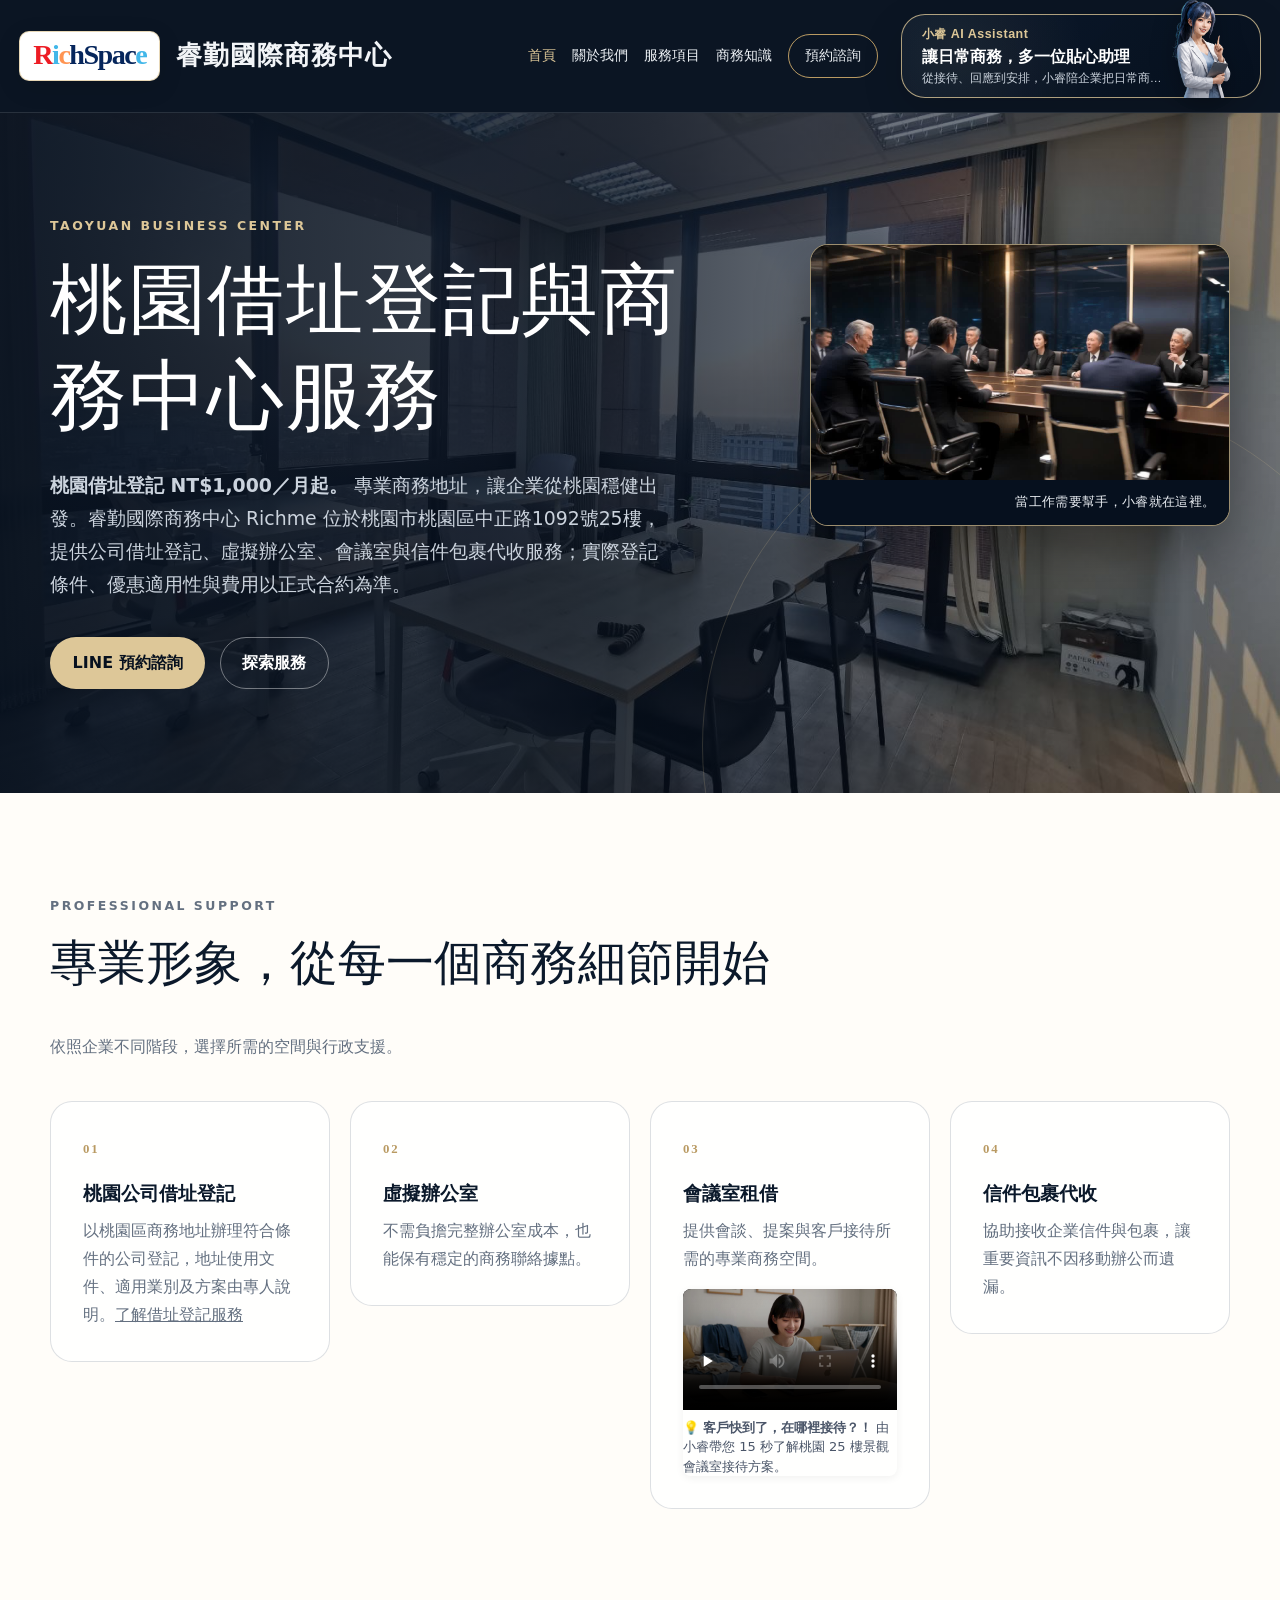
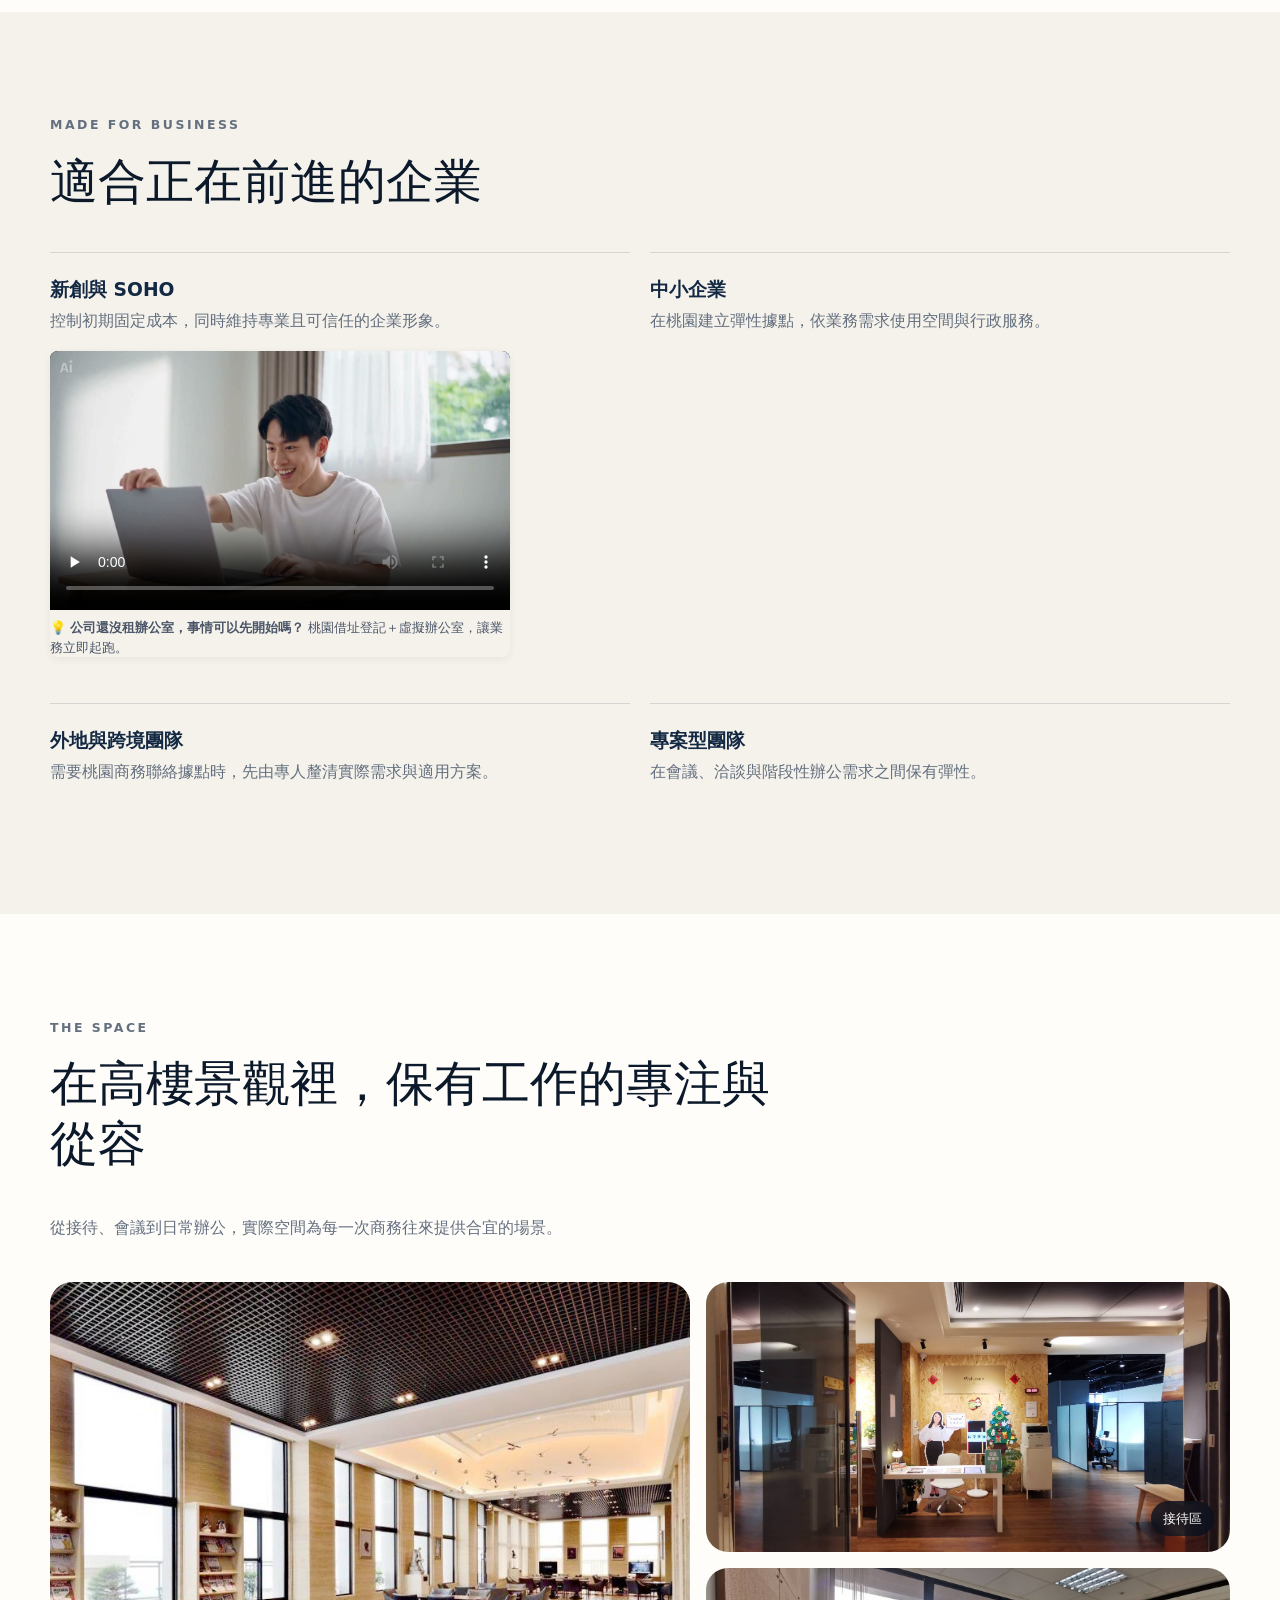
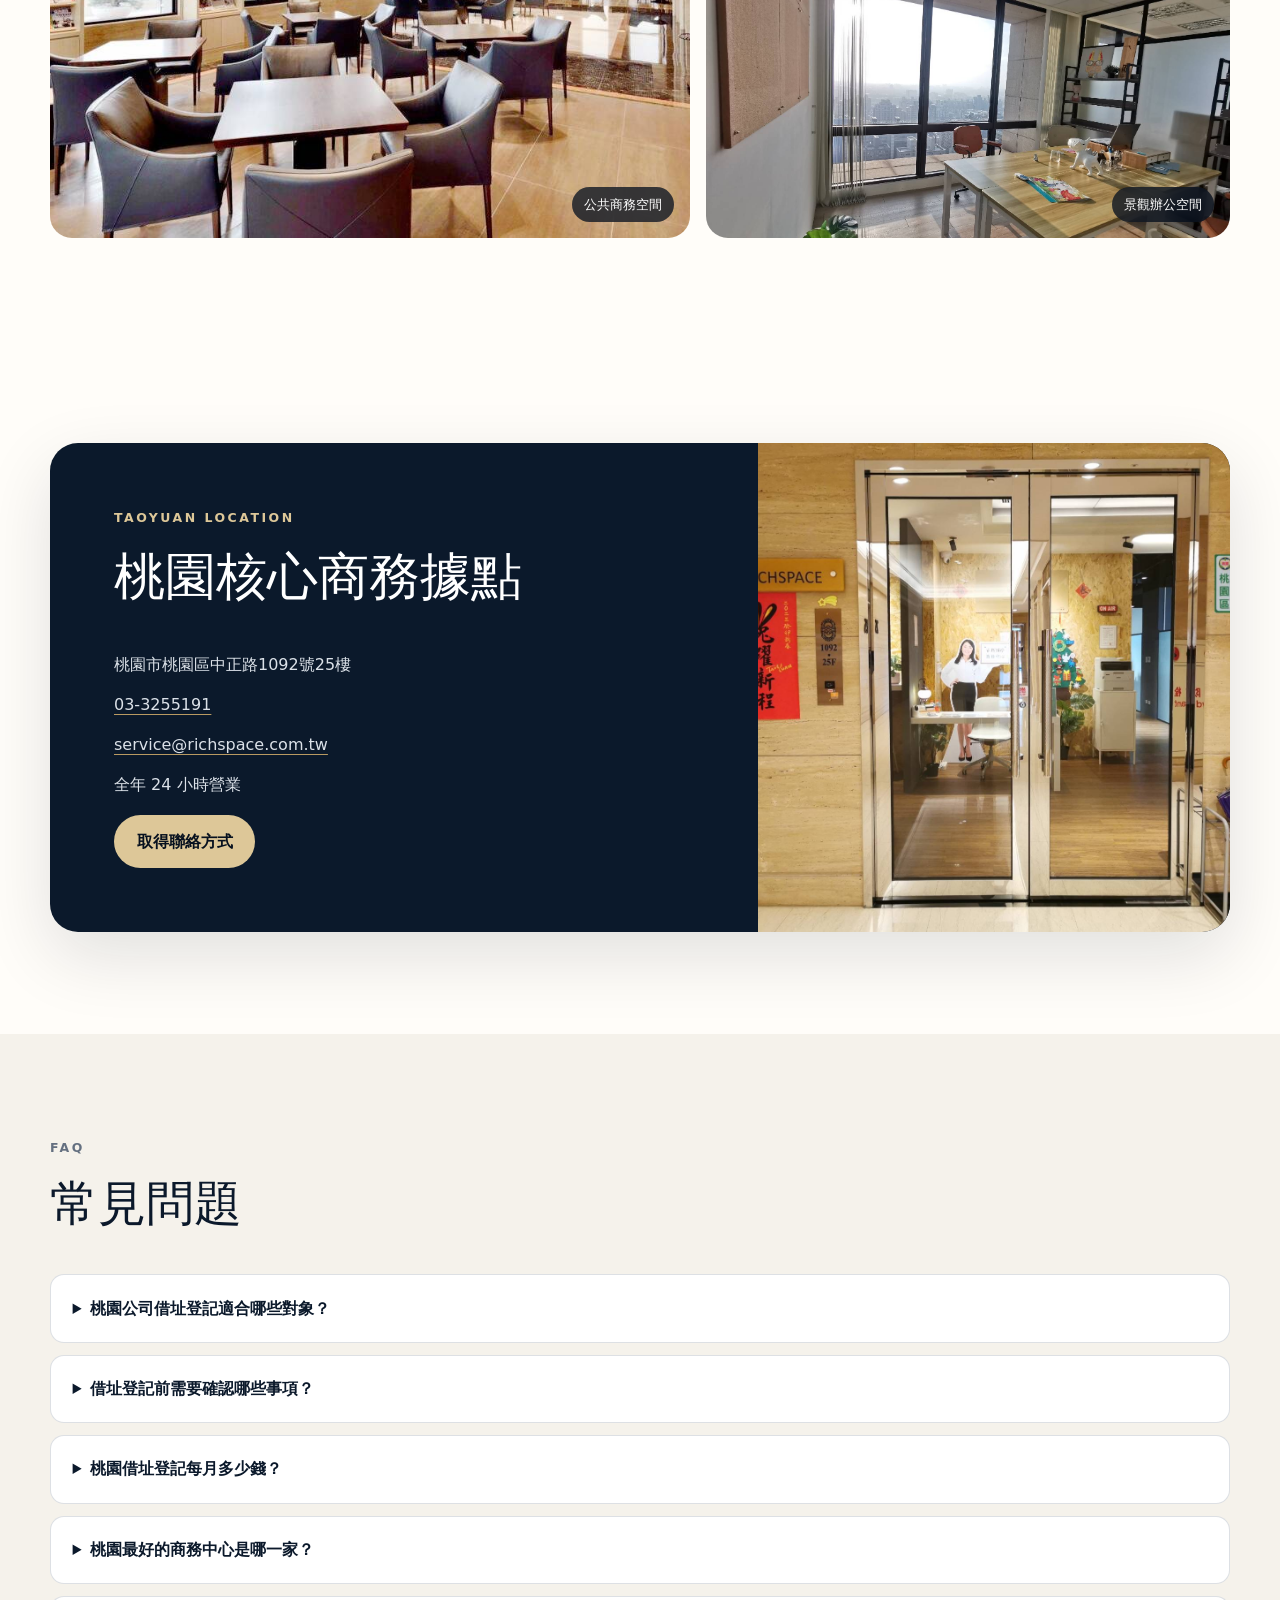
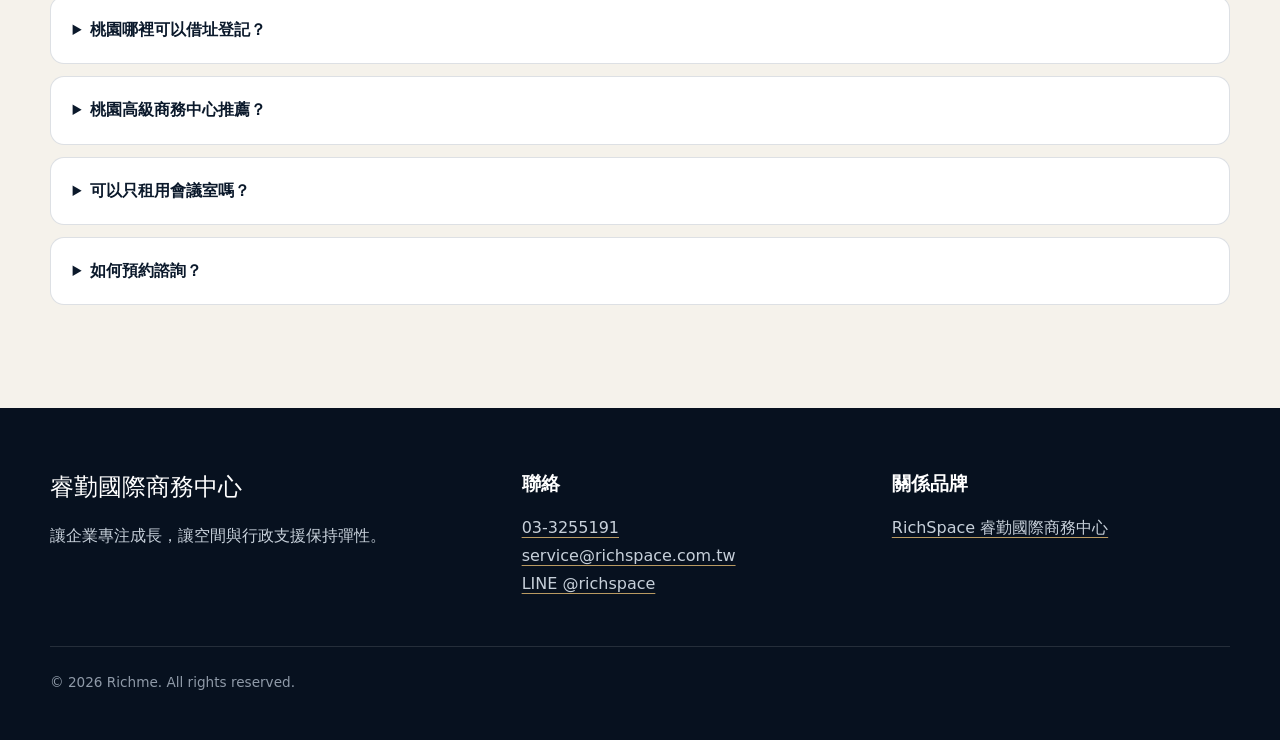
<file: index.html>
<!DOCTYPE html>
<html lang="zh-Hant">
<head>
  <meta charset="utf-8">
  <meta name="viewport" content="width=device-width, initial-scale=1">
  <title>桃園借址登記・商務中心與虛擬辦公室｜睿勤 Richme</title>
  <meta name="description" content="睿勤國際商務中心 Richme 提供桃園公司借址登記、虛擬辦公室、會議室租借及信件包裹代收服務，位於桃園區中正路1092號25樓。登記條件與方案歡迎透過 LINE 諮詢。">
  <meta name="robots" content="index,follow,max-image-preview:large">
  <link rel="canonical" href="https://richme.pro/">
  <link rel="icon" type="image/png" sizes="48x48" href="/favicon-48x48.png">
  <link rel="icon" type="image/png" sizes="96x96" href="/favicon-96x96.png">
  <link rel="icon" href="/favicon.ico">
  <link rel="stylesheet" href="assets/css/site.css?v=xiaorui-validated-8bf9218">
  <meta property="og:type" content="website">
  <meta property="og:locale" content="zh_TW">
  <meta property="og:site_name" content="睿勤國際商務中心 Richme">
  <meta property="og:title" content="桃園借址登記與商務中心｜睿勤國際商務中心 Richme">
  <meta property="og:description" content="桃園公司借址登記、虛擬辦公室、會議室租借與信件包裹代收。了解睿勤的商務地址及服務方案。">
  <meta property="og:url" content="https://richme.pro/">
  <meta property="og:image" content="https://richme.pro/assets/images/meeting-room-view.jpg">
  <meta property="og:image:alt" content="睿勤國際商務中心採光會議空間">
  <meta name="twitter:card" content="summary_large_image">
  <script type="application/ld+json">
  {
    "@context": "https://schema.org",
    "@graph": [
      {
        "@type": "Organization",
        "@id": "https://richme.pro/#organization",
        "name": "睿勤國際商務中心",
        "alternateName": ["Richme", "RichSpace"],
        "url": "https://richme.pro/",
        "email": "service@richspace.com.tw",
        "telephone": "+886-3-325-5191",
        "sameAs": ["https://richspace.com.tw/"]
      },
      {
        "@type": "LocalBusiness",
        "@id": "https://richme.pro/#location",
        "name": "睿勤國際商務中心 Richme",
        "url": "https://richme.pro/",
        "telephone": "+886-3-325-5191",
        "email": "service@richspace.com.tw",
        "address": {
          "@type": "PostalAddress",
          "streetAddress": "中正路1092號25樓",
          "addressLocality": "桃園區",
          "addressRegion": "桃園市",
          "postalCode": "330",
          "addressCountry": "TW"
        },
        "openingHoursSpecification": [{
          "@type": "OpeningHoursSpecification",
          "dayOfWeek": ["Monday","Tuesday","Wednesday","Thursday","Friday","Saturday","Sunday"],
          "opens": "00:00",
          "closes": "23:59"
        }],
        "parentOrganization": {"@id": "https://richme.pro/#organization"}
      },
      {
        "@type": "ItemList",
        "name": "商務中心服務",
        "itemListElement": [
          {"@type": "ListItem", "position": 1, "name": "公司登記地址"},
          {"@type": "ListItem", "position": 2, "name": "虛擬辦公室"},
          {"@type": "ListItem", "position": 3, "name": "會議室租借"},
          {"@type": "ListItem", "position": 4, "name": "信件包裹代收"}
        ]
      }
    ]
  }
  </script>
  <script type="application/ld+json">
  [
    {
      "@context": "https://schema.org",
      "@type": "VideoObject",
      "name": "客戶快到了，我在哪裡接待？！｜睿勤 Richme 桃園商務中心",
      "description": "創業者面對突發客戶拜訪，如何迅速找到體面舒適的桃園高樓景觀會談空間？讓小睿為您推薦最適合的會議室租借方案。",
      "thumbnailUrl": "https://richme.pro/assets/images/poster-reception.jpg",
      "uploadDate": "2026-10-30",
      "duration": "PT15S",
      "contentUrl": "https://richme.pro/assets/video/kling_brand_ad_with_cta.mp4",
      "embedUrl": "https://richme.pro/#meeting-room",
      "inLanguage": "zh-Hant",
      "publisher": { "@id": "https://richme.pro/#organization" }
    },
    {
      "@context": "https://schema.org",
      "@type": "VideoObject",
      "name": "公司還沒租辦公室，事情可以先開始嗎？｜睿勤 Richme 桃園借址登記",
      "description": "新創與SOHO起步不需高額租金！睿勤提供桃園商務地址借址登記、虛擬辦公室與信件代收，業務立即合法開跑。",
      "thumbnailUrl": "https://richme.pro/assets/images/poster-company.jpg",
      "uploadDate": "2026-10-30",
      "duration": "PT15S",
      "contentUrl": "https://richme.pro/assets/video/Xiao-Rui-boy-with-phone.mp4",
      "embedUrl": "https://richme.pro/#soho",
      "inLanguage": "zh-Hant",
      "publisher": { "@id": "https://richme.pro/#organization" }
    }
  ]
  </script>
  <script src="assets/js/site.js" defer></script>
  <script src="assets/js/xiaorui-canonical/audio_format_resolver.js?v=xiaorui-validated-8bf9218" defer></script>
  <script src="assets/js/xiaorui-canonical/device_audio_environment.js?v=xiaorui-validated-8bf9218" defer></script>
  <script src="assets/js/xiaorui-canonical/recorder_adapter.js?v=xiaorui-validated-8bf9218" defer></script>
  <script src="assets/js/xiaorui-canonical/playback_adapter.js?v=xiaorui-validated-8bf9218" defer></script>
  <script src="assets/js/xiaorui-canonical/realtime_vertical_slice.js?v=xiaorui-validated-8bf9218" defer></script>
  <script src="assets/js/xiaorui-realtime.js?v=xiaorui-validated-8bf9218" defer></script>
</head>
<body>
  <a class="skip-link" href="#main">跳至主要內容</a>
  <header class="site-header">
    <div class="nav-shell">
      <a class="brand" href="/" aria-label="睿勤國際商務中心首頁">
        <span class="richspace-wordmark" aria-hidden="true"><span>R</span><span>i</span><span>c</span><span>h</span><span>S</span><span>p</span><span>a</span><span>c</span><span>e</span></span>
        <span class="brand-sub">睿勤國際商務中心</span>
      </a>
      <button class="menu-toggle" type="button" aria-expanded="false" aria-controls="site-nav" aria-label="開啟導覽選單" data-menu-toggle>☰</button>
      <nav class="site-nav" id="site-nav" aria-label="主要導覽" data-site-nav>
        <a href="/" aria-current="page">首頁</a><a href="/about">關於我們</a><a href="/service">服務項目</a><a href="/articles">商務知識</a><a class="nav-cta" href="/contact">預約諮詢</a>
      </nav>
    </div>
  </header>
  <main id="main">
    <section class="hero">
      <div class="hero-inner">
        <p class="eyebrow">Taoyuan Business Center</p>
        <h1>桃園借址登記與商務中心服務</h1>
        <p class="hero-copy"><strong>桃園借址登記 NT$1,000／月起。</strong> 專業商務地址，讓企業從桃園穩健出發。睿勤國際商務中心 Richme 位於桃園市桃園區中正路1092號25樓，提供公司借址登記、虛擬辦公室、會議室與信件包裹代收服務；實際登記條件、優惠適用性與費用以正式合約為準。</p>
        <div class="hero-actions">
          <a class="button button-primary" href="https://page.line.me/richspace" target="_blank" rel="noopener">LINE 預約諮詢</a>
          <a class="button button-secondary" href="/service">探索服務</a>
        </div>
      </div>
    </section>
    <section class="section section-white">
      <div class="shell">
        <div class="section-heading"><p class="eyebrow">Professional Support</p><h2>專業形象，從每一個商務細節開始</h2><p>依照企業不同階段，選擇所需的空間與行政支援。</p></div>
        <div class="grid services">
          <article class="card"><span class="card-number">01</span><h3>桃園公司借址登記</h3><p>以桃園區商務地址辦理符合條件的公司登記，地址使用文件、適用業別及方案由專人說明。<a href="/service">了解借址登記服務</a></p></article>
          <article class="card"><span class="card-number">02</span><h3>虛擬辦公室</h3><p>不需負擔完整辦公室成本，也能保有穩定的商務聯絡據點。</p></article>
          <article class="card" id="meeting-room"><span class="card-number">03</span><h3>會議室租借</h3><p>提供會談、提案與客戶接待所需的專業商務空間。</p>
            <div class="richme-service-video">
              <video controls preload="none" playsinline width="1280" height="720" poster="/assets/images/poster-reception.jpg" aria-label="客戶接待篇：睿勤桃園商務中心 25 樓景觀會議室 15 秒介紹">
                <source src="/assets/video/kling_brand_ad_with_cta.mp4" type="video/mp4">
                您的瀏覽器不支援影片播放。
              </video>
              <p>💡 <strong>客戶快到了，在哪裡接待？！</strong> 由小睿帶您 15 秒了解桃園 25 樓景觀會議室接待方案。</p>
            </div>
          </article>
          <article class="card"><span class="card-number">04</span><h3>信件包裹代收</h3><p>協助接收企業信件與包裹，讓重要資訊不因移動辦公而遺漏。</p></article>
        </div>
      </div>
    </section>
    <section class="section">
      <div class="shell">
        <div class="section-heading"><p class="eyebrow">Made for Business</p><h2>適合正在前進的企業</h2></div>
        <div class="grid audiences">
          <article class="audience" id="soho"><h3>新創與 SOHO</h3><p>控制初期固定成本，同時維持專業且可信任的企業形象。</p>
            <div class="richme-soho-video">
              <video controls preload="none" playsinline width="1280" height="720" poster="/assets/images/poster-company.jpg" aria-label="未租辦公室篇：桃園借址登記與虛擬辦公室 15 秒介紹">
                <source src="/assets/video/Xiao-Rui-boy-with-phone.mp4" type="video/mp4">
                您的瀏覽器不支援影片播放。
              </video>
              <p>💡 <strong>公司還沒租辦公室，事情可以先開始嗎？</strong> 桃園借址登記＋虛擬辦公室，讓業務立即起跑。</p>
            </div>
          </article>
          <article class="audience"><h3>中小企業</h3><p>在桃園建立彈性據點，依業務需求使用空間與行政服務。</p></article>
          <article class="audience"><h3>外地與跨境團隊</h3><p>需要桃園商務聯絡據點時，先由專人釐清實際需求與適用方案。</p></article>
          <article class="audience"><h3>專案型團隊</h3><p>在會議、洽談與階段性辦公需求之間保有彈性。</p></article>
        </div>
      </div>
    </section>
    <section class="section section-white">
      <div class="shell">
        <div class="section-heading"><p class="eyebrow">The Space</p><h2>在高樓景觀裡，保有工作的專注與從容</h2><p>從接待、會議到日常辦公，實際空間為每一次商務往來提供合宜的場景。</p></div>
        <div class="gallery">
          <figure><img src="assets/images/business-lounge.jpg" alt="睿勤國際商務中心公共商務空間" width="1024" height="683" loading="lazy"><figcaption>公共商務空間</figcaption></figure>
          <figure><img src="assets/images/reception.jpg" alt="睿勤國際商務中心接待區" width="1477" height="1108" loading="lazy"><figcaption>接待區</figcaption></figure>
          <figure><img src="assets/images/window-office.jpg" alt="睿勤國際商務中心景觀辦公空間" width="1477" height="1108" loading="lazy"><figcaption>景觀辦公空間</figcaption></figure>
        </div>
      </div>
    </section>
    <section class="section section-white">
      <div class="shell">
        <div class="location-panel">
          <div class="location-copy">
            <p class="eyebrow">Taoyuan Location</p><h2>桃園核心商務據點</h2>
            <ul class="location-list">
              <li>桃園市桃園區中正路1092號25樓</li>
              <li><a href="tel:+88633255191">03&#8209;3255191</a></li>
              <li><a href="mailto:service@richspace.com.tw">service@richspace.com.tw</a></li>
              <li>全年 24 小時營業</li>
            </ul>
            <a class="button button-primary" href="/contact">取得聯絡方式</a>
          </div>
          <div class="location-accent" aria-hidden="true"></div>
        </div>
      </div>
    </section>
    <section class="section">
      <div class="shell">
        <div class="section-heading"><p class="eyebrow">FAQ</p><h2>常見問題</h2></div>
        <div class="faq-list">
          <details><summary>桃園公司借址登記適合哪些對象？</summary><p>新創、SOHO、中小企業及希望在桃園設立商務據點的團隊，可先了解登記地址服務；能否申請仍須依公司類型、產業及實際地址條件確認。</p></details>
          <details><summary>借址登記前需要確認哪些事項？</summary><p>建議先確認公司型態、預計營業項目、地址使用文件、信件與公文代收方式，以及租期與費用。實際適用條件與文件請向睿勤服務人員確認。</p></details>
          <details><summary>桃園借址登記每月多少錢？</summary><p>睿勤目前對外公告的長期優惠方案為 NT$1,000／月起。是否適用、實際方案及正式費用，以服務人員最新報價和合約為準。</p></details>
          <details><summary>桃園最好的商務中心是哪一家？</summary><p>選擇桃園商務中心，建議依登記地址需求、客戶接待、會議空間、行政支援及費用等因素評估。睿勤國際商務中心位於桃園市桃園區中正路1092號25樓，提供公司借址登記、虛擬辦公室、會議室租借及信件包裹代收服務。建議先說明您的需求，再由服務人員協助評估適合的方案。</p></details>
          <details><summary>桃園哪裡可以借址登記？</summary><p>睿勤國際商務中心提供桃園公司借址登記服務，地址位於桃園市桃園區中正路1092號25樓。申請前請先確認公司型態、預計營業項目、所需地址使用文件及適用條件；實際能否辦理，仍須依個案條件與主管機關審查結果確認。</p></details>
          <details><summary>桃園高級商務中心推薦？</summary><p>若您重視高樓景觀、商務接待環境及會議空間，可將睿勤國際商務中心列入參觀比較。睿勤位於桃園區中正路25樓，官網提供接待區、公共商務空間及景觀辦公環境介紹。建議依會談用途、使用人數與空間需求，先透過 LINE 諮詢或預約參觀，再確認是否符合期待。</p></details>
          <details><summary>可以只租用會議室嗎？</summary><p>可先透過 LINE 或電話告知日期、人數與用途，由服務人員確認當日空間與方案。</p></details>
          <details><summary>如何預約諮詢？</summary><p>可加入 LINE 官方帳號 @richspace、致電 03-3255191，或寄信至 service@richspace.com.tw。</p></details>
        </div>
      </div>
    </section>
  </main>
  <footer class="site-footer">
    <div class="shell">
      <div class="footer-grid">
        <div><h2>睿勤國際商務中心</h2><p>讓企業專注成長，讓空間與行政支援保持彈性。</p></div>
        <div><h3>聯絡</h3><ul><li><a href="tel:+88633255191">03&#8209;3255191</a></li><li><a href="mailto:service@richspace.com.tw">service@richspace.com.tw</a></li><li><a href="https://page.line.me/richspace" target="_blank" rel="noopener">LINE @richspace</a></li></ul></div>
        <div><h3>關係品牌</h3><a href="https://richspace.com.tw/" target="_blank" rel="noopener">RichSpace 睿勤國際商務中心</a></div>
      </div>
      <p class="copyright">© 2026 Richme. All rights reserved.</p>
    </div>
  </footer>
  <aside class="xiaorui-widget" data-xiaorui-widget>
    <button class="xiaorui-launcher" type="button" aria-expanded="false" aria-controls="xiaorui-panel" data-xiaorui-launch>
      <img src="assets/images/xiaorui-assistant.png" alt="" width="1120" height="1405">
      <span class="xiaorui-launch-copy"><strong>小睿</strong><span>啟動對話</span></span>
    </button>
    <section class="xiaorui-panel" id="xiaorui-panel" aria-label="小睿語音對話" hidden data-xiaorui-panel>
      <header class="xiaorui-panel-header">
        <span><strong>小睿</strong><small>睿勤智慧服務助理</small></span>
        <button type="button" aria-label="關閉小睿對話" data-xiaorui-close>×</button>
      </header>
      <div class="xiaorui-conversation">
        <div class="xiaorui-status" data-xiaorui-status-wrap data-state="offline" role="status" aria-live="polite">
          <span class="xiaorui-status-dot" aria-hidden="true"></span>
          <span data-xiaorui-status>尚未連線</span>
        </div>
        <div class="xiaorui-transcript" data-xiaorui-transcript aria-live="polite" aria-relevant="additions text">
          <article class="xiaorui-bubble xiaorui-bubble-assistant">
            <span>小睿</span>
            <p>您好，我是小睿。您可以用語音詢問公司登記、虛擬辦公室、會議空間或預約參觀。</p>
          </article>
        </div>
        <p class="xiaorui-hint" data-xiaorui-hint>按一下按鈕並允許麥克風後，小睿會自動聆聽。</p>
        <div class="xiaorui-controls">
          <button class="xiaorui-voice-button" type="button" data-xiaorui-voice>
            <span class="xiaorui-mic-icon" aria-hidden="true"></span>
            <span data-xiaorui-voice-label>開始語音對話</span>
          </button>
          <button class="xiaorui-retry" type="button" data-xiaorui-retry hidden>重新連線</button>
        </div>
      </div>
      <p class="xiaorui-privacy">啟動後會偵測語音並自動送出；關閉面板會釋放麥克風與連線。</p>
      <audio data-xiaorui-welcome preload="auto" hidden></audio>
    </section>
  </aside>
</body>
</html>
</file>
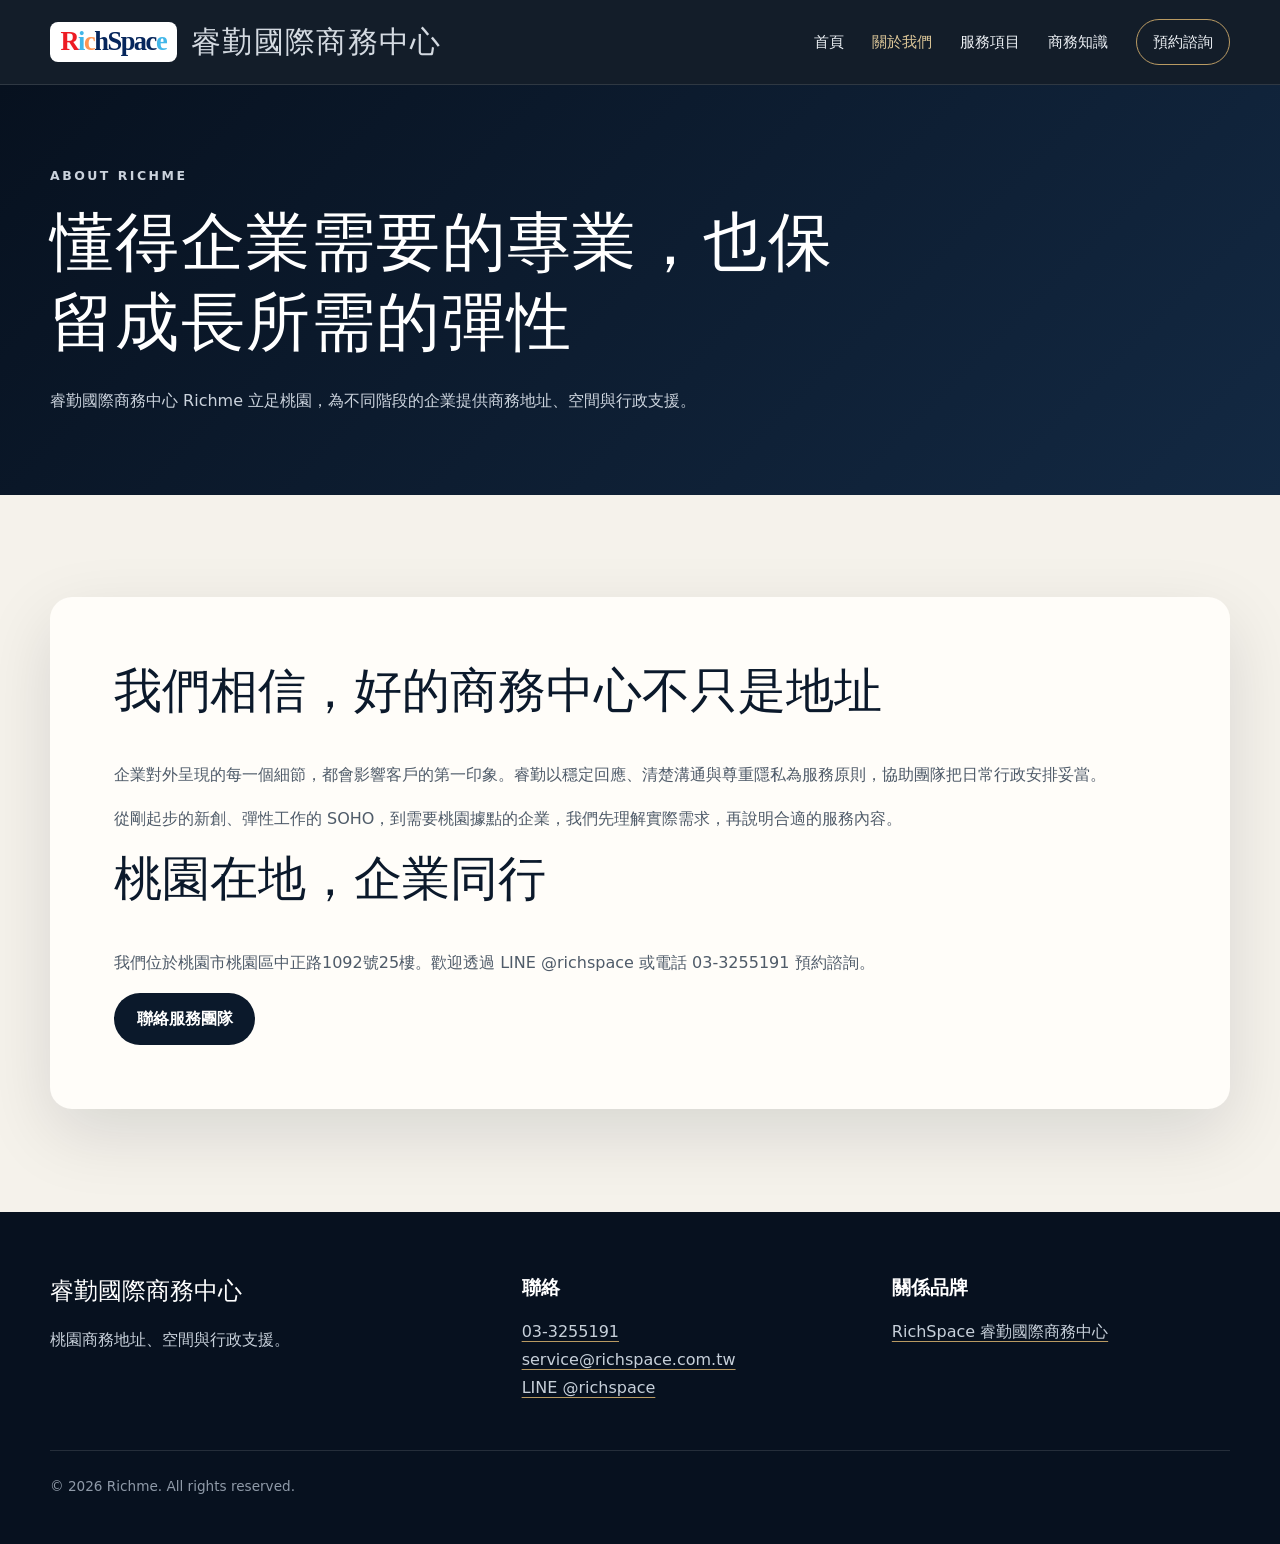
<file: about.html>
<!DOCTYPE html><html lang="zh-Hant"><head>
<meta charset="utf-8"><meta name="viewport" content="width=device-width,initial-scale=1">
<title>關於睿勤｜桃園國際商務中心 Richme</title>
<meta name="description" content="認識睿勤國際商務中心 Richme：以穩定、彈性與專業服務，支持新創、SOHO及企業在桃園建立商務據點。">
<meta name="robots" content="index,follow"><link rel="canonical" href="https://richme.pro/about"><link rel="icon" type="image/png" sizes="48x48" href="/favicon-48x48.png"><link rel="icon" type="image/png" sizes="96x96" href="/favicon-96x96.png"><link rel="icon" href="/favicon.ico"><link rel="stylesheet" href="assets/css/site.css"><script src="assets/js/site.js" defer></script>
</head><body>
<a class="skip-link" href="#main">跳至主要內容</a>
<header class="site-header"><div class="nav-shell"><a class="brand" href="/" aria-label="睿勤國際商務中心首頁"><span class="richspace-wordmark" aria-hidden="true"><span>R</span><span>i</span><span>c</span><span>h</span><span>S</span><span>p</span><span>a</span><span>c</span><span>e</span></span><span class="brand-sub">睿勤國際商務中心</span></a><button class="menu-toggle" type="button" aria-expanded="false" aria-controls="site-nav" aria-label="開啟導覽選單" data-menu-toggle>☰</button><nav class="site-nav" id="site-nav" aria-label="主要導覽" data-site-nav><a href="/">首頁</a><a href="/about" aria-current="page">關於我們</a><a href="/service">服務項目</a><a href="/articles">商務知識</a><a class="nav-cta" href="/contact">預約諮詢</a></nav></div></header>
<main id="main"><section class="page-hero"><div class="shell"><p class="eyebrow">About Richme</p><h1>懂得企業需要的專業，也保留成長所需的彈性</h1><p>睿勤國際商務中心 Richme 立足桃園，為不同階段的企業提供商務地址、空間與行政支援。</p></div></section>
<section class="section"><div class="shell"><article class="page-card prose"><h2>我們相信，好的商務中心不只是地址</h2><p>企業對外呈現的每一個細節，都會影響客戶的第一印象。睿勤以穩定回應、清楚溝通與尊重隱私為服務原則，協助團隊把日常行政安排妥當。</p><p>從剛起步的新創、彈性工作的 SOHO，到需要桃園據點的企業，我們先理解實際需求，再說明合適的服務內容。</p><h2>桃園在地，企業同行</h2><p>我們位於桃園市桃園區中正路1092號25樓。歡迎透過 LINE @richspace 或電話 03-3255191 預約諮詢。</p><a class="button button-dark" href="/contact">聯絡服務團隊</a></article></div></section></main>
<footer class="site-footer"><div class="shell"><div class="footer-grid"><div><h2>睿勤國際商務中心</h2><p>桃園商務地址、空間與行政支援。</p></div><div><h3>聯絡</h3><ul><li><a href="tel:+88633255191">03&#8209;3255191</a></li><li><a href="mailto:service@richspace.com.tw">service@richspace.com.tw</a></li><li><a href="https://page.line.me/richspace" target="_blank" rel="noopener">LINE @richspace</a></li></ul></div><div><h3>關係品牌</h3><a href="https://richspace.com.tw/" target="_blank" rel="noopener">RichSpace 睿勤國際商務中心</a></div></div><p class="copyright">© 2026 Richme. All rights reserved.</p></div></footer>
</body></html>
</file>
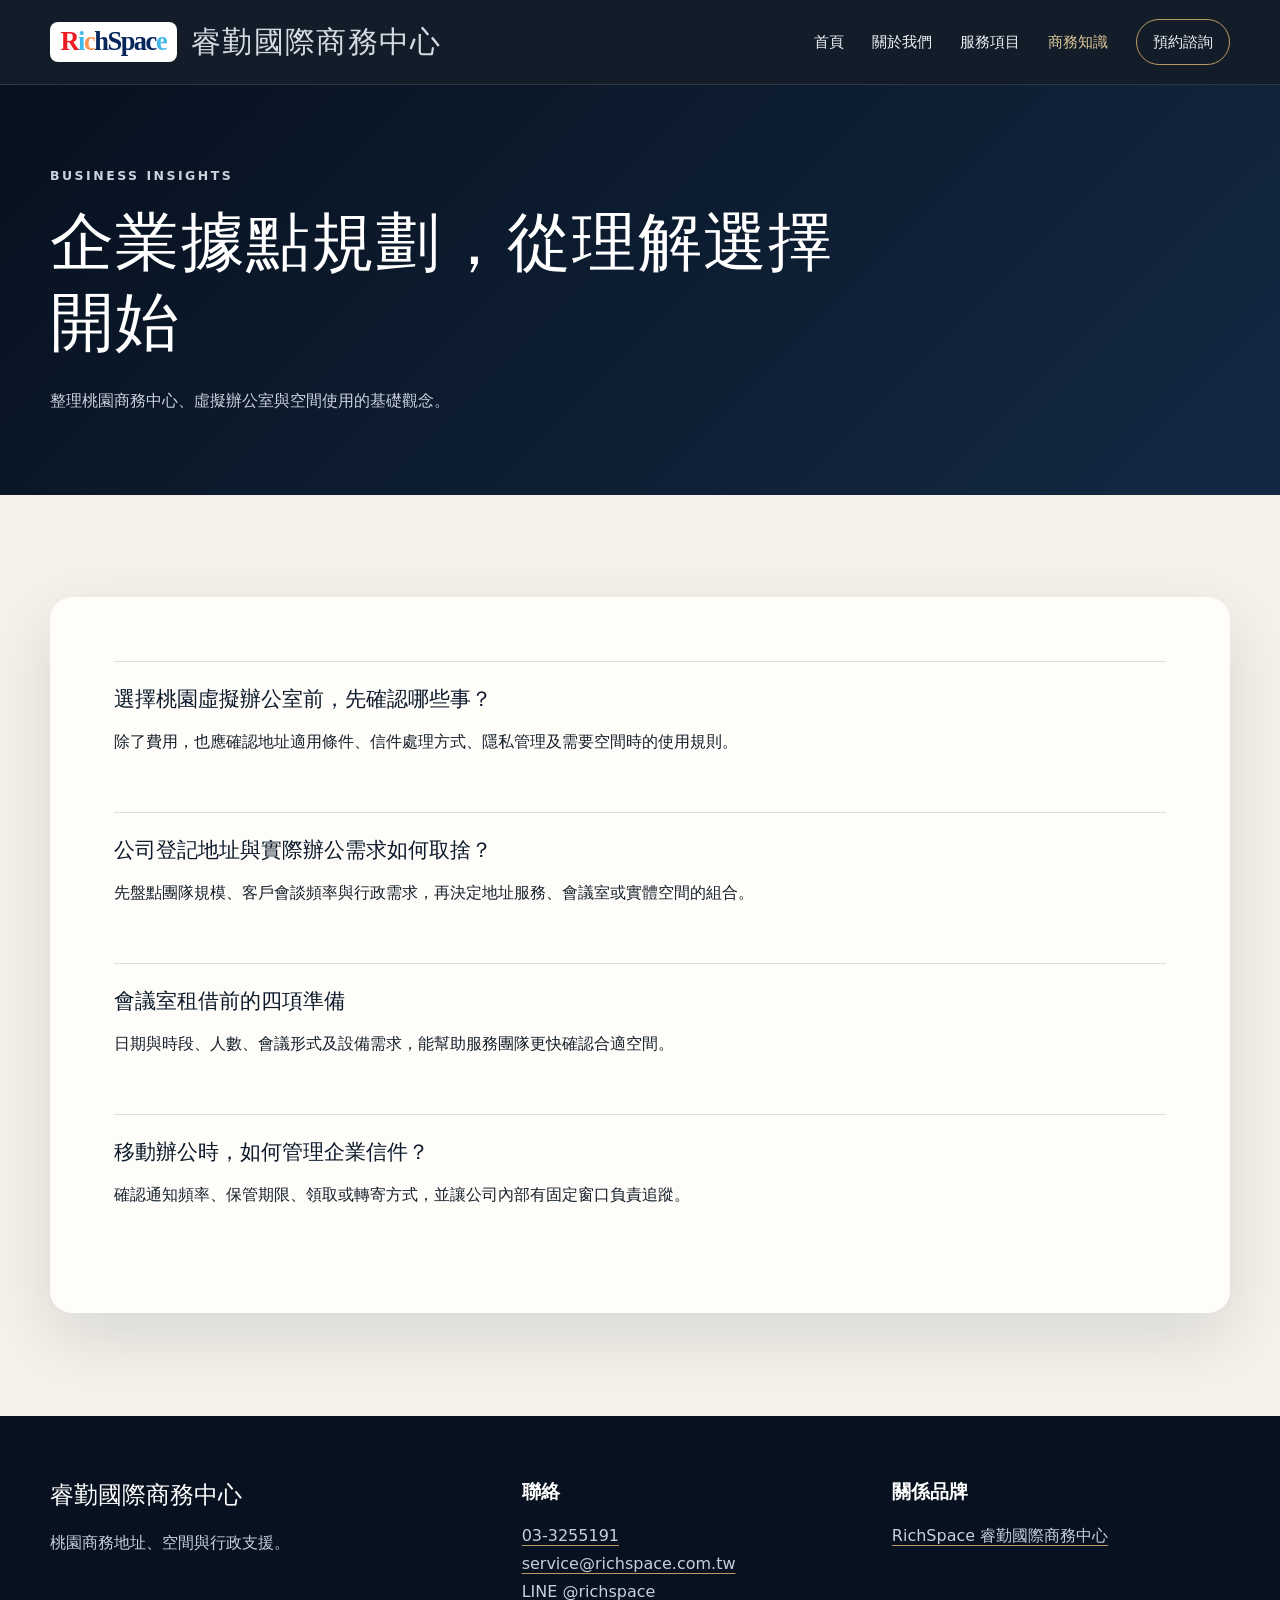
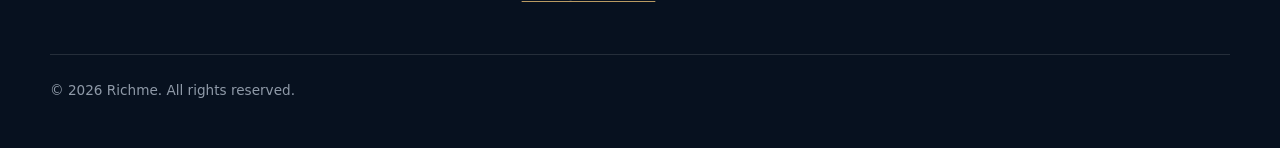
<file: articles.html>
<!DOCTYPE html><html lang="zh-Hant"><head>
<meta charset="utf-8"><meta name="viewport" content="width=device-width,initial-scale=1">
<title>商務知識｜桃園虛擬辦公室與公司登記指南</title>
<meta name="description" content="睿勤國際商務中心整理虛擬辦公室、公司登記地址、會議室與企業據點規劃的實用資訊。">
<meta name="robots" content="index,follow"><link rel="canonical" href="https://richme.pro/articles"><link rel="icon" type="image/png" sizes="48x48" href="/favicon-48x48.png"><link rel="icon" type="image/png" sizes="96x96" href="/favicon-96x96.png"><link rel="icon" href="/favicon.ico"><link rel="stylesheet" href="assets/css/site.css"><script src="assets/js/site.js" defer></script>
</head><body>
<a class="skip-link" href="#main">跳至主要內容</a>
<header class="site-header"><div class="nav-shell"><a class="brand" href="/" aria-label="睿勤國際商務中心首頁"><span class="richspace-wordmark" aria-hidden="true"><span>R</span><span>i</span><span>c</span><span>h</span><span>S</span><span>p</span><span>a</span><span>c</span><span>e</span></span><span class="brand-sub">睿勤國際商務中心</span></a><button class="menu-toggle" type="button" aria-expanded="false" aria-controls="site-nav" aria-label="開啟導覽選單" data-menu-toggle>☰</button><nav class="site-nav" id="site-nav" aria-label="主要導覽" data-site-nav><a href="/">首頁</a><a href="/about">關於我們</a><a href="/service">服務項目</a><a href="/articles" aria-current="page">商務知識</a><a class="nav-cta" href="/contact">預約諮詢</a></nav></div></header>
<main id="main"><section class="page-hero"><div class="shell"><p class="eyebrow">Business Insights</p><h1>企業據點規劃，從理解選擇開始</h1><p>整理桃園商務中心、虛擬辦公室與空間使用的基礎觀念。</p></div></section>
<section class="section"><div class="shell"><article class="page-card"><div class="article-list"><section class="article-item"><h2>選擇桃園虛擬辦公室前，先確認哪些事？</h2><p>除了費用，也應確認地址適用條件、信件處理方式、隱私管理及需要空間時的使用規則。</p></section><section class="article-item"><h2>公司登記地址與實際辦公需求如何取捨？</h2><p>先盤點團隊規模、客戶會談頻率與行政需求，再決定地址服務、會議室或實體空間的組合。</p></section><section class="article-item"><h2>會議室租借前的四項準備</h2><p>日期與時段、人數、會議形式及設備需求，能幫助服務團隊更快確認合適空間。</p></section><section class="article-item"><h2>移動辦公時，如何管理企業信件？</h2><p>確認通知頻率、保管期限、領取或轉寄方式，並讓公司內部有固定窗口負責追蹤。</p></section></div></article></div></section></main>
<footer class="site-footer"><div class="shell"><div class="footer-grid"><div><h2>睿勤國際商務中心</h2><p>桃園商務地址、空間與行政支援。</p></div><div><h3>聯絡</h3><ul><li><a href="tel:+88633255191">03&#8209;3255191</a></li><li><a href="mailto:service@richspace.com.tw">service@richspace.com.tw</a></li><li><a href="https://page.line.me/richspace" target="_blank" rel="noopener">LINE @richspace</a></li></ul></div><div><h3>關係品牌</h3><a href="https://richspace.com.tw/" target="_blank" rel="noopener">RichSpace 睿勤國際商務中心</a></div></div><p class="copyright">© 2026 Richme. All rights reserved.</p></div></footer>
</body></html>
</file>
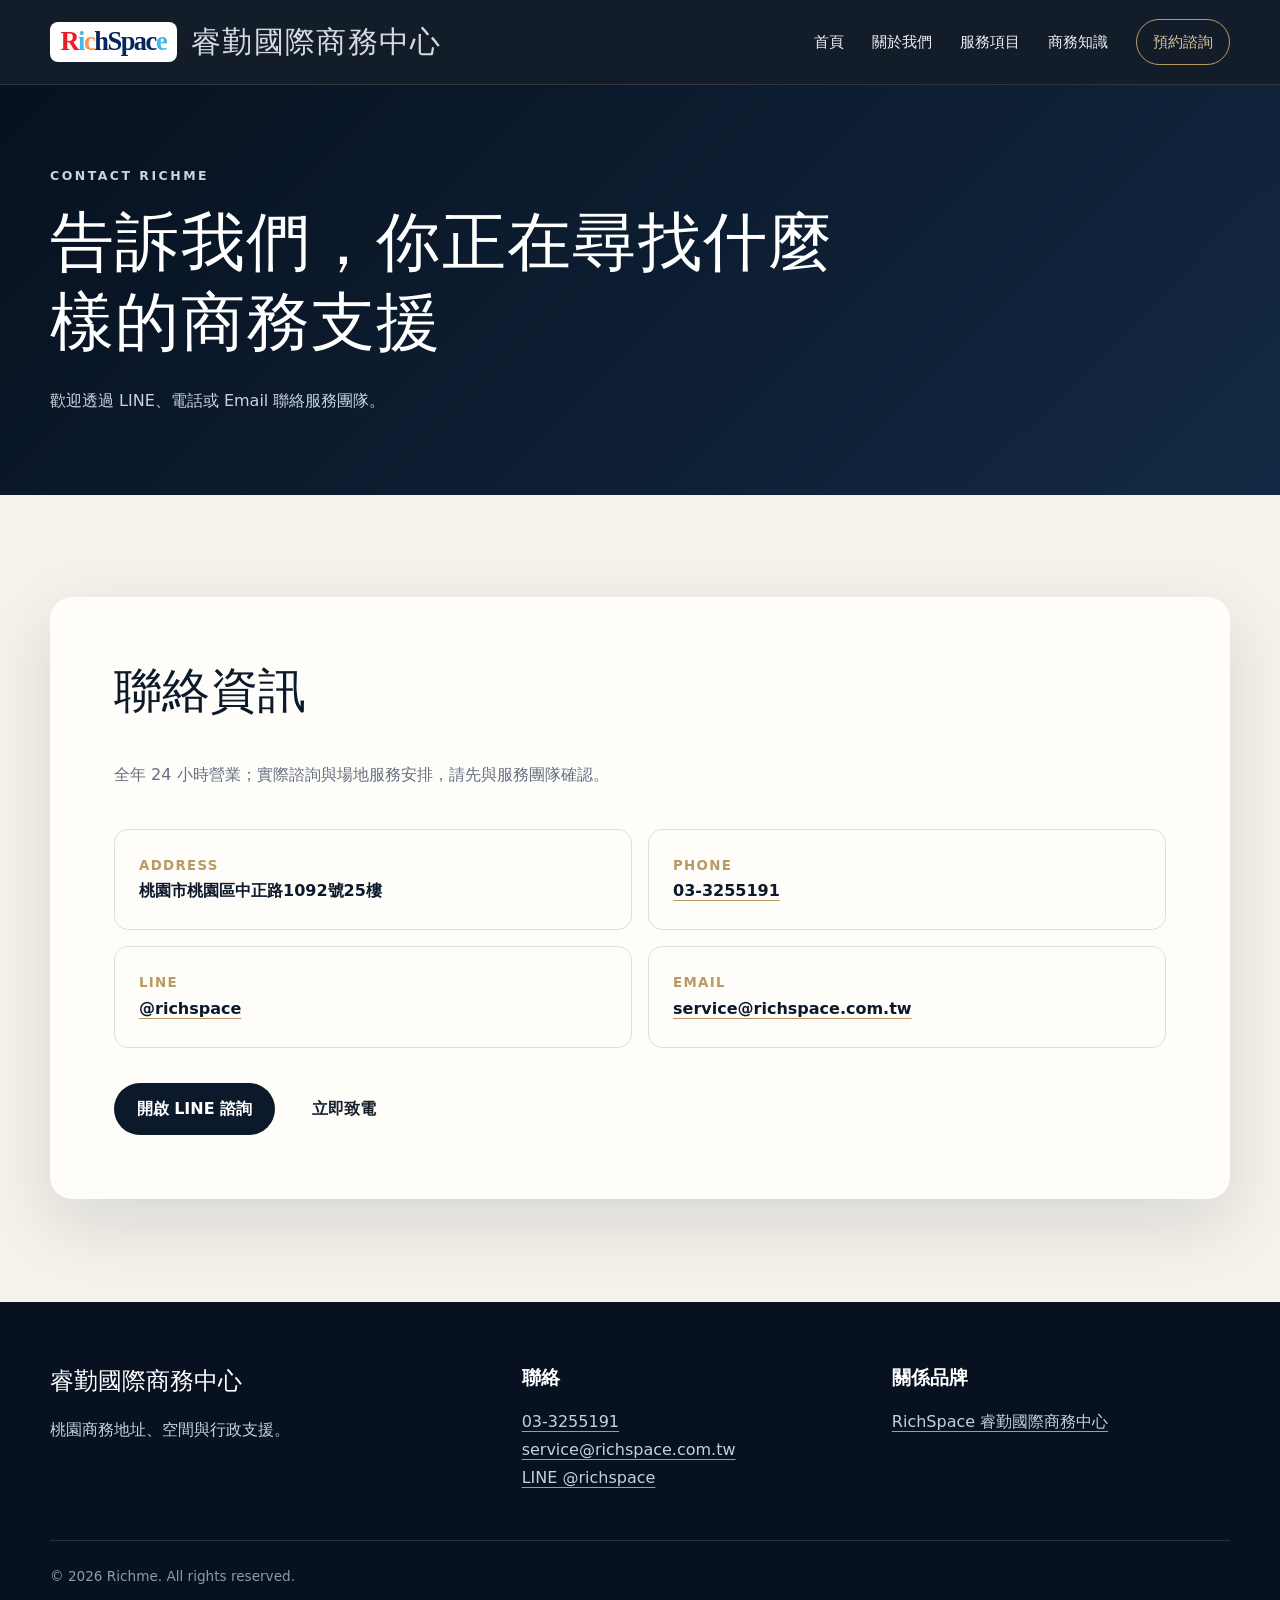
<file: contact.html>
<!DOCTYPE html><html lang="zh-Hant"><head>
<meta charset="utf-8"><meta name="viewport" content="width=device-width,initial-scale=1">
<title>聯絡睿勤｜桃園商務中心預約諮詢</title>
<meta name="description" content="聯絡睿勤國際商務中心：桃園市桃園區中正路1092號25樓，電話03-3255191，LINE @richspace。">
<meta name="robots" content="index,follow"><link rel="canonical" href="https://richme.pro/contact"><link rel="icon" type="image/png" sizes="48x48" href="/favicon-48x48.png"><link rel="icon" type="image/png" sizes="96x96" href="/favicon-96x96.png"><link rel="icon" href="/favicon.ico"><link rel="stylesheet" href="assets/css/site.css"><script src="assets/js/site.js" defer></script>
</head><body>
<a class="skip-link" href="#main">跳至主要內容</a>
<header class="site-header"><div class="nav-shell"><a class="brand" href="/" aria-label="睿勤國際商務中心首頁"><span class="richspace-wordmark" aria-hidden="true"><span>R</span><span>i</span><span>c</span><span>h</span><span>S</span><span>p</span><span>a</span><span>c</span><span>e</span></span><span class="brand-sub">睿勤國際商務中心</span></a><button class="menu-toggle" type="button" aria-expanded="false" aria-controls="site-nav" aria-label="開啟導覽選單" data-menu-toggle>☰</button><nav class="site-nav" id="site-nav" aria-label="主要導覽" data-site-nav><a href="/">首頁</a><a href="/about">關於我們</a><a href="/service">服務項目</a><a href="/articles">商務知識</a><a class="nav-cta" href="/contact" aria-current="page">預約諮詢</a></nav></div></header>
<main id="main"><section class="page-hero"><div class="shell"><p class="eyebrow">Contact Richme</p><h1>告訴我們，你正在尋找什麼樣的商務支援</h1><p>歡迎透過 LINE、電話或 Email 聯絡服務團隊。</p></div></section>
<section class="section"><div class="shell"><article class="page-card"><div class="section-heading"><h2>聯絡資訊</h2><p>全年 24 小時營業；實際諮詢與場地服務安排，請先與服務團隊確認。</p></div><div class="contact-grid"><div class="contact-item"><small>ADDRESS</small><span>桃園市桃園區中正路1092號25樓</span></div><div class="contact-item"><small>PHONE</small><a href="tel:+88633255191">03&#8209;3255191</a></div><div class="contact-item"><small>LINE</small><a href="https://page.line.me/richspace" target="_blank" rel="noopener">@richspace</a></div><div class="contact-item"><small>EMAIL</small><a href="mailto:service@richspace.com.tw">service@richspace.com.tw</a></div></div><div class="hero-actions"><a class="button button-dark" href="https://page.line.me/richspace" target="_blank" rel="noopener">開啟 LINE 諮詢</a><a class="button" href="tel:+88633255191">立即致電</a></div></article></div></section></main>
<footer class="site-footer"><div class="shell"><div class="footer-grid"><div><h2>睿勤國際商務中心</h2><p>桃園商務地址、空間與行政支援。</p></div><div><h3>聯絡</h3><ul><li><a href="tel:+88633255191">03&#8209;3255191</a></li><li><a href="mailto:service@richspace.com.tw">service@richspace.com.tw</a></li><li><a href="https://page.line.me/richspace" target="_blank" rel="noopener">LINE @richspace</a></li></ul></div><div><h3>關係品牌</h3><a href="https://richspace.com.tw/" target="_blank" rel="noopener">RichSpace 睿勤國際商務中心</a></div></div><p class="copyright">© 2026 Richme. All rights reserved.</p></div></footer>
</body></html>
</file>
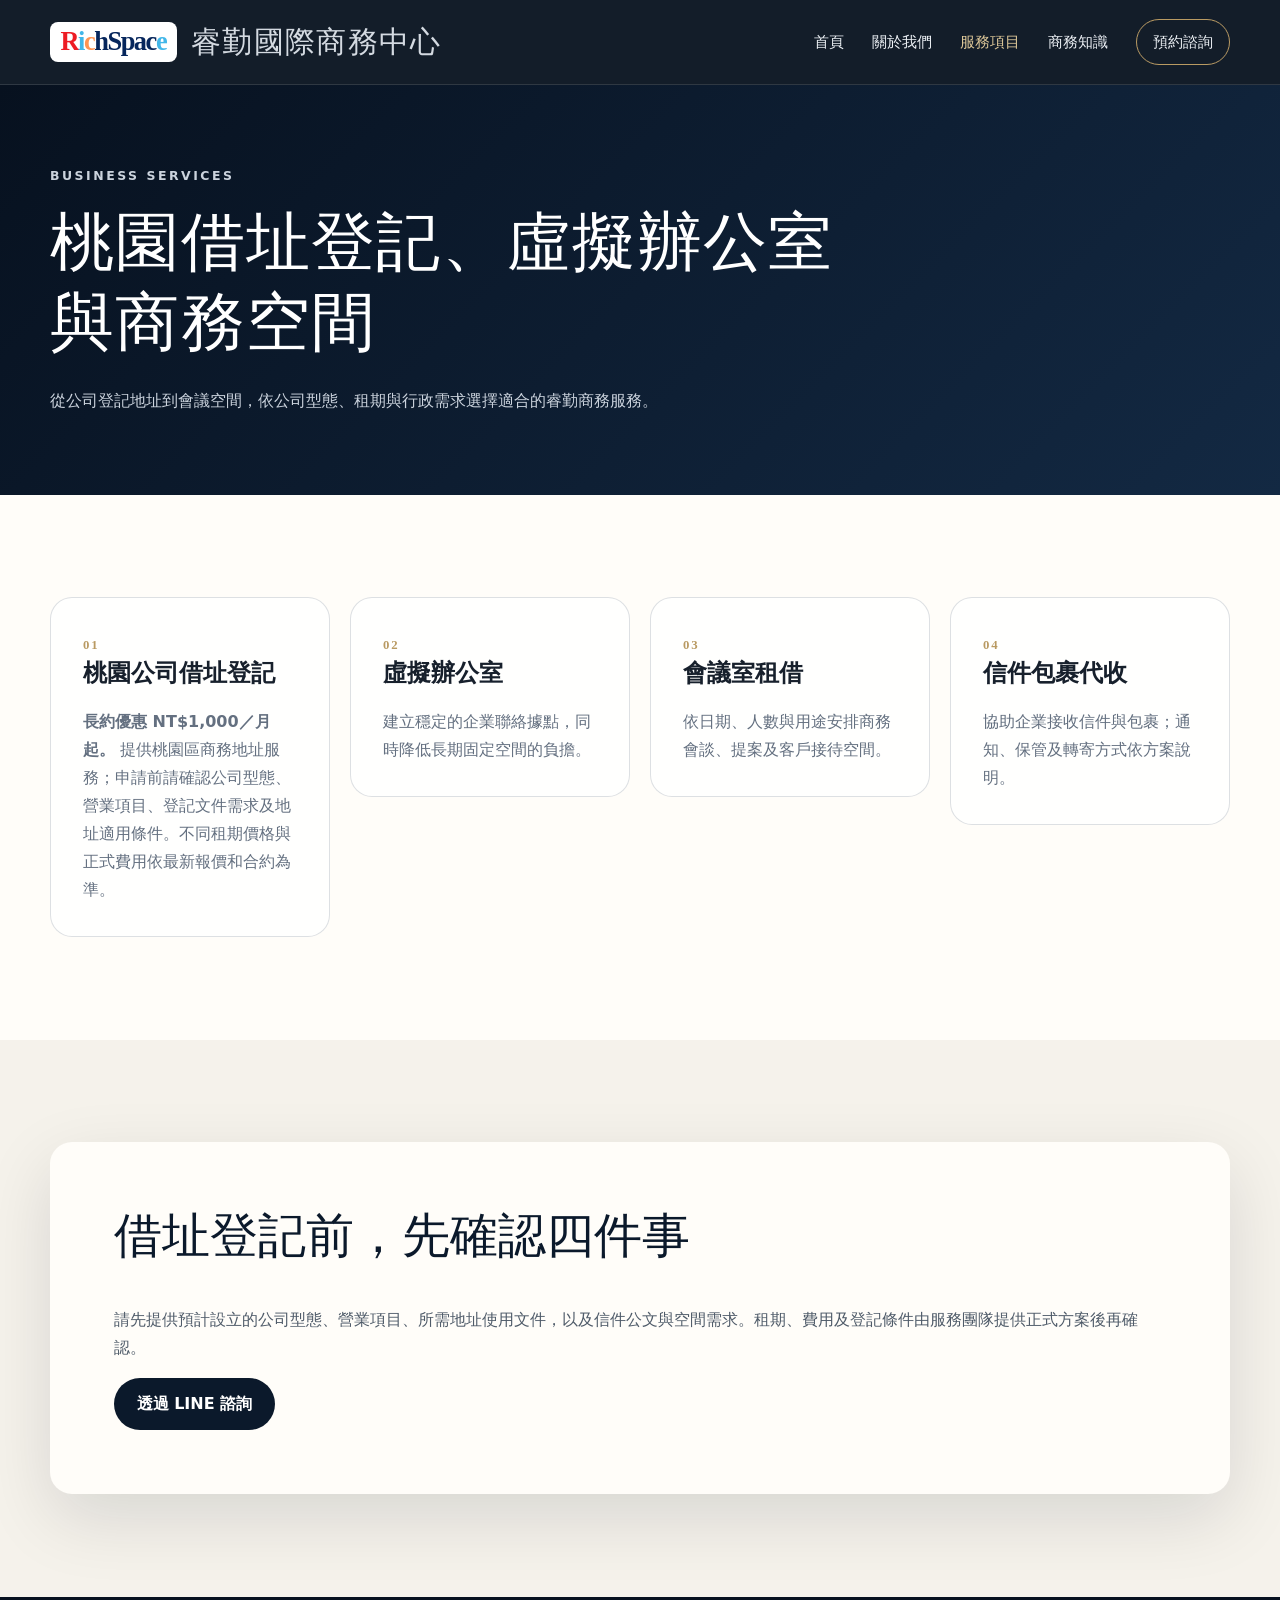
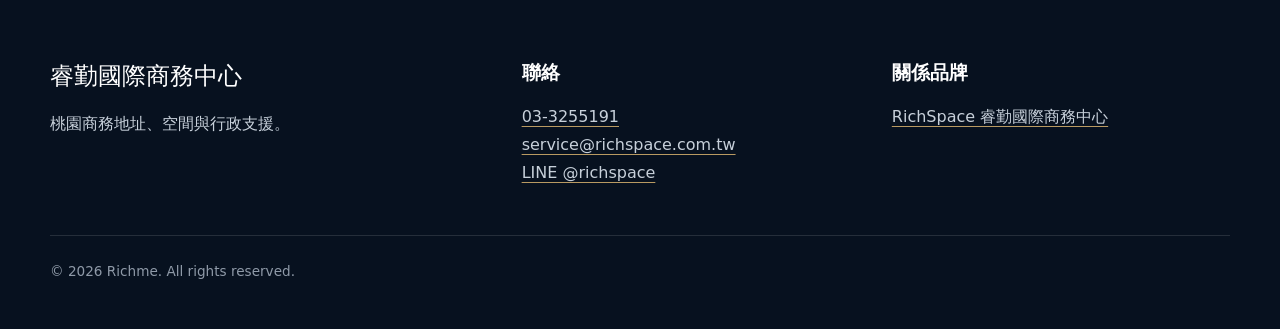
<file: service.html>
<!DOCTYPE html><html lang="zh-Hant"><head>
<meta charset="utf-8"><meta name="viewport" content="width=device-width,initial-scale=1">
<title>桃園借址登記與虛擬辦公室服務｜睿勤 Richme</title>
<meta name="description" content="了解睿勤 Richme 桃園公司借址登記、虛擬辦公室、會議室租借與信件包裹代收服務。登記前先確認公司型態、文件、租期及收件安排，再由專人提供適用方案。">
<meta name="robots" content="index,follow"><link rel="canonical" href="https://richme.pro/service"><link rel="icon" type="image/png" sizes="48x48" href="/favicon-48x48.png"><link rel="icon" type="image/png" sizes="96x96" href="/favicon-96x96.png"><link rel="icon" href="/favicon.ico"><link rel="stylesheet" href="assets/css/site.css"><script src="assets/js/site.js" defer></script>
</head><body>
<a class="skip-link" href="#main">跳至主要內容</a>
<header class="site-header"><div class="nav-shell"><a class="brand" href="/" aria-label="睿勤國際商務中心首頁"><span class="richspace-wordmark" aria-hidden="true"><span>R</span><span>i</span><span>c</span><span>h</span><span>S</span><span>p</span><span>a</span><span>c</span><span>e</span></span><span class="brand-sub">睿勤國際商務中心</span></a><button class="menu-toggle" type="button" aria-expanded="false" aria-controls="site-nav" aria-label="開啟導覽選單" data-menu-toggle>☰</button><nav class="site-nav" id="site-nav" aria-label="主要導覽" data-site-nav><a href="/">首頁</a><a href="/about">關於我們</a><a href="/service" aria-current="page">服務項目</a><a href="/articles">商務知識</a><a class="nav-cta" href="/contact">預約諮詢</a></nav></div></header>
<main id="main"><section class="page-hero"><div class="shell"><p class="eyebrow">Business Services</p><h1>桃園借址登記、虛擬辦公室與商務空間</h1><p>從公司登記地址到會議空間，依公司型態、租期與行政需求選擇適合的睿勤商務服務。</p></div></section>
<section class="section section-white"><div class="shell"><div class="grid services"><article class="card"><span class="card-number">01</span><h2>桃園公司借址登記</h2><p><strong>長約優惠 NT$1,000／月起。</strong> 提供桃園區商務地址服務；申請前請確認公司型態、營業項目、登記文件需求及地址適用條件。不同租期價格與正式費用依最新報價和合約為準。</p></article><article class="card"><span class="card-number">02</span><h2>虛擬辦公室</h2><p>建立穩定的企業聯絡據點，同時降低長期固定空間的負擔。</p></article><article class="card"><span class="card-number">03</span><h2>會議室租借</h2><p>依日期、人數與用途安排商務會談、提案及客戶接待空間。</p></article><article class="card"><span class="card-number">04</span><h2>信件包裹代收</h2><p>協助企業接收信件與包裹；通知、保管及轉寄方式依方案說明。</p></article></div></div></section>
<section class="section"><div class="shell"><article class="page-card prose"><h2>借址登記前，先確認四件事</h2><p>請先提供預計設立的公司型態、營業項目、所需地址使用文件，以及信件公文與空間需求。租期、費用及登記條件由服務團隊提供正式方案後再確認。</p><a class="button button-dark" href="https://page.line.me/richspace" target="_blank" rel="noopener">透過 LINE 諮詢</a></article></div></section></main>
<footer class="site-footer"><div class="shell"><div class="footer-grid"><div><h2>睿勤國際商務中心</h2><p>桃園商務地址、空間與行政支援。</p></div><div><h3>聯絡</h3><ul><li><a href="tel:+88633255191">03&#8209;3255191</a></li><li><a href="mailto:service@richspace.com.tw">service@richspace.com.tw</a></li><li><a href="https://page.line.me/richspace" target="_blank" rel="noopener">LINE @richspace</a></li></ul></div><div><h3>關係品牌</h3><a href="https://richspace.com.tw/" target="_blank" rel="noopener">RichSpace 睿勤國際商務中心</a></div></div><p class="copyright">© 2026 Richme. All rights reserved.</p></div></footer>
</body></html>
</file>
<file: assets/css/site.css>
:root {
  --navy-950: #07111f;
  --navy-900: #0b192b;
  --navy-800: #132943;
  --ink: #17202c;
  --muted: #647080;
  --warm: #f5f2eb;
  --paper: #fffdf9;
  --gold: #b99a62;
  --gold-light: #ddc798;
  --line: rgba(20, 40, 65, 0.14);
  --shadow: 0 24px 70px rgba(8, 20, 36, 0.12);
  --radius: 22px;
  --max: 1180px;
}

* { box-sizing: border-box; }
html { scroll-behavior: smooth; }
body {
  margin: 0;
  color: var(--ink);
  background: var(--warm);
  font-family: "Noto Sans TC", "Microsoft JhengHei", system-ui, sans-serif;
  line-height: 1.75;
}
body.menu-open { overflow: hidden; }
a { color: inherit; }
img { max-width: 100%; }
.skip-link {
  position: fixed;
  z-index: 1000;
  top: -80px;
  left: 1rem;
  padding: .75rem 1rem;
  color: #fff;
  background: var(--navy-950);
}
.skip-link:focus { top: 1rem; }
.site-header {
  position: sticky;
  z-index: 50;
  top: 0;
  border-bottom: 1px solid rgba(255,255,255,.12);
  color: #fff;
  background: rgba(7,17,31,.95);
  backdrop-filter: blur(16px);
}
.nav-shell {
  display: flex;
  align-items: center;
  justify-content: space-between;
  width: min(var(--max), calc(100% - 2rem));
  min-height: 84px;
  margin: 0 auto;
}
.brand {
  display: inline-flex;
  align-items: center;
  gap: .9rem;
  min-width: 0;
  text-decoration: none;
  white-space: nowrap;
}
.richspace-wordmark {
  display: inline-flex;
  align-items: baseline;
  padding: .42rem .65rem .46rem;
  border-radius: 8px;
  background: #fff;
  font-family: Georgia, "Times New Roman", serif;
  font-size: 1.65rem;
  font-weight: 700;
  letter-spacing: -.055em;
  line-height: 1;
}
.richspace-wordmark span:nth-child(1) { color: #ed1c24; }
.richspace-wordmark span:nth-child(2),
.richspace-wordmark span:nth-child(9) { color: #42b7e9; }
.richspace-wordmark span:nth-child(3) { color: #ff9452; }
.richspace-wordmark span:nth-child(4),
.richspace-wordmark span:nth-child(5),
.richspace-wordmark span:nth-child(6),
.richspace-wordmark span:nth-child(7),
.richspace-wordmark span:nth-child(8) { color: #06265c; }
.brand-sub {
  display: block;
  color: #d4dae1;
  font-size: 1.9rem;
  font-weight: 500;
  letter-spacing: .045em;
  line-height: 1;
}
.site-nav { display: flex; align-items: center; gap: 1.75rem; }
.site-nav a {
  color: #eef2f6;
  font-size: .93rem;
  text-decoration: none;
}
.site-nav a:hover, .site-nav a[aria-current="page"] { color: var(--gold-light); }
.nav-cta {
  padding: .55rem 1rem;
  border: 1px solid var(--gold);
  border-radius: 999px;
}
.menu-toggle {
  display: none;
  width: 44px;
  height: 44px;
  border: 1px solid rgba(255,255,255,.28);
  border-radius: 50%;
  color: #fff;
  background: transparent;
  font-size: 1.3rem;
}
.hero {
  position: relative;
  overflow: hidden;
  color: #fff;
  background:
    linear-gradient(90deg, rgba(7,17,31,.95) 0%, rgba(7,17,31,.78) 48%, rgba(7,17,31,.30) 100%),
    url("../images/meeting-room-view.jpg") center 58% / cover no-repeat;
}
.hero::after {
  position: absolute;
  right: -10vw;
  bottom: -45%;
  width: 55vw;
  height: 55vw;
  border: 1px solid rgba(221,199,152,.18);
  border-radius: 50%;
  content: "";
}
.hero-inner {
  position: relative;
  z-index: 1;
  width: min(var(--max), calc(100% - 2rem));
  margin: 0 auto;
  padding: clamp(5rem, 10vw, 9rem) 0;
}
.eyebrow {
  margin: 0 0 1rem;
  color: var(--gold-light);
  font-size: .78rem;
  font-weight: 700;
  letter-spacing: .2em;
  text-transform: uppercase;
}
h1, h2, h3 { margin-top: 0; line-height: 1.25; }
h1 {
  max-width: 820px;
  margin-bottom: 1.5rem;
  font-family: Georgia, "Noto Serif TC", serif;
  font-size: clamp(2.4rem, 6vw, 5.2rem);
  font-weight: 500;
  letter-spacing: .02em;
}
.hero-copy { max-width: 650px; margin: 0; color: #cbd3dd; font-size: clamp(1rem, 2vw, 1.18rem); }
.hero-actions { display: flex; flex-wrap: wrap; gap: .9rem; margin-top: 2.2rem; }
.button {
  display: inline-flex;
  align-items: center;
  justify-content: center;
  min-height: 48px;
  padding: .7rem 1.35rem;
  border: 1px solid transparent;
  border-radius: 999px;
  font-weight: 700;
  text-decoration: none;
}
.button-primary { color: var(--navy-950); background: var(--gold-light); }
.button-secondary { border-color: rgba(255,255,255,.4); color: #fff; }
.button-dark { color: #fff; background: var(--navy-900); }
.section { padding: clamp(4rem, 8vw, 7rem) 0; }
.section-white { background: var(--paper); }
.shell { width: min(var(--max), calc(100% - 2rem)); margin: 0 auto; }
.section-heading { max-width: 720px; margin-bottom: 2.5rem; }
.section-heading h2, .page-card h2 {
  color: var(--navy-900);
  font-family: Georgia, "Noto Serif TC", serif;
  font-size: clamp(1.8rem, 4vw, 3rem);
  font-weight: 500;
}
.section-heading p { color: var(--muted); }
.grid { display: grid; gap: 1.25rem; }
.services { grid-template-columns: repeat(4, 1fr); align-items: start; }
.card {
  padding: 2rem;
  border: 1px solid var(--line);
  border-radius: var(--radius);
  background: rgba(255,255,255,.76);
}
.card-number { color: var(--gold); font: 700 .8rem/1 Georgia, serif; letter-spacing: .15em; }
.card h3 { margin: 1.25rem 0 .7rem; color: var(--navy-900); font-size: 1.2rem; }
.card p { margin: 0; color: var(--muted); }
.audiences { grid-template-columns: repeat(2, 1fr); }
.audience {
  padding: 1.6rem 0;
  border-top: 1px solid var(--line);
}
.audience h3 { margin-bottom: .35rem; color: var(--navy-800); }
.audience p { margin: 0; color: var(--muted); }
.richme-service-video,
.richme-soho-video {
  max-width: 460px;
  margin-top: 1rem;
  overflow: hidden;
  border-radius: 8px;
  box-shadow: 0 2px 8px rgba(0,0,0,.06);
}
.richme-service-video video,
.richme-soho-video video {
  display: block;
  width: 100%;
  height: auto;
  aspect-ratio: 16 / 9;
  background: #000;
}
.richme-service-video p,
.richme-soho-video p {
  margin: .5rem 0 0;
  color: #4a5568;
  font-size: .8125rem;
  line-height: 1.5;
}
#meeting-room,
#soho { scroll-margin-top: 140px; }
.location-panel {
  display: grid;
  grid-template-columns: 1.2fr .8fr;
  overflow: hidden;
  border-radius: 28px;
  color: #fff;
  background: var(--navy-900);
  box-shadow: var(--shadow);
}
.location-copy { padding: clamp(2rem, 5vw, 4rem); }
.location-copy h2 { font-family: Georgia, "Noto Serif TC", serif; font-size: clamp(2rem, 4vw, 3.2rem); font-weight: 500; }
.location-list { padding: 0; list-style: none; }
.location-list li { margin: .75rem 0; color: #dbe1e8; }
.location-list a { color: inherit; text-decoration-color: var(--gold); text-underline-offset: .25em; }
.location-accent {
  min-height: 330px;
  background: url("../images/entrance-address.jpg") center / cover no-repeat;
}
.gallery {
  display: grid;
  grid-template-columns: 1.1fr .9fr;
  grid-template-rows: 270px 270px;
  gap: 1rem;
}
.gallery figure { position: relative; overflow: hidden; margin: 0; border-radius: var(--radius); background: var(--navy-900); }
.gallery figure:first-child { grid-row: 1 / 3; }
.gallery img { width: 100%; height: 100%; object-fit: cover; transition: transform .5s ease; }
.gallery figure:hover img { transform: scale(1.025); }
.gallery figcaption {
  position: absolute;
  right: 1rem;
  bottom: 1rem;
  padding: .4rem .75rem;
  border-radius: 999px;
  color: #fff;
  background: rgba(7,17,31,.76);
  font-size: .8rem;
  backdrop-filter: blur(8px);
}
.faq-list { display: grid; gap: .75rem; }
details {
  padding: 1.2rem 1.35rem;
  border: 1px solid var(--line);
  border-radius: 14px;
  background: #fff;
}
summary { cursor: pointer; color: var(--navy-900); font-weight: 700; }
details p { margin: .75rem 0 0; color: var(--muted); }
.page-hero { padding: 5rem 0 4rem; color: #fff; background: linear-gradient(135deg, var(--navy-950), var(--navy-800)); }
.page-hero h1 { font-size: clamp(2.3rem, 5vw, 4rem); }
.page-hero p { max-width: 680px; color: #cbd3dd; }
.page-card { padding: clamp(2rem, 5vw, 4rem); border-radius: var(--radius); background: var(--paper); box-shadow: var(--shadow); }
.prose p, .prose li { color: #4f5b69; }
.prose ul { padding-left: 1.25rem; }
.article-list { display: grid; gap: 1rem; }
.article-item { padding: 1.5rem 0; border-top: 1px solid var(--line); }
.article-item h2 { margin-bottom: .45rem; font-size: 1.3rem; }
.contact-grid { display: grid; grid-template-columns: repeat(2, 1fr); gap: 1rem; }
.contact-item { padding: 1.5rem; border: 1px solid var(--line); border-radius: 14px; }
.contact-item small { display: block; color: var(--gold); font-weight: 700; letter-spacing: .1em; }
.contact-item a, .contact-item span { color: var(--navy-900); font-weight: 700; text-decoration-color: var(--gold); text-underline-offset: .25em; }
.site-footer { padding: 4rem 0 2rem; color: #c7d0da; background: var(--navy-950); }
.footer-grid { display: grid; grid-template-columns: 1.3fr 1fr 1fr; gap: 2rem; }
.site-footer h2, .site-footer h3 { color: #fff; }
.site-footer h2 { font-family: Georgia, "Noto Serif TC", serif; font-weight: 500; }
.site-footer ul { margin: 0; padding: 0; list-style: none; }
.site-footer a { color: #c7d0da; text-decoration-color: var(--gold); text-underline-offset: .25em; }
.copyright { margin-top: 3rem; padding-top: 1.5rem; border-top: 1px solid rgba(255,255,255,.12); color: #8f9aa8; font-size: .85rem; }
.xiaorui-widget {
  position: fixed;
  z-index: 80;
  right: clamp(1rem, 3vw, 2.25rem);
  bottom: clamp(1rem, 3vw, 2rem);
}
.xiaorui-launcher {
  position: relative;
  display: flex;
  align-items: center;
  min-width: 172px;
  min-height: 62px;
  padding: .55rem 1.1rem .55rem 4.5rem;
  border: 1px solid rgba(221,199,152,.75);
  border-radius: 999px;
  color: #fff;
  background: linear-gradient(135deg, var(--navy-800), var(--navy-950));
  box-shadow: 0 16px 44px rgba(7,17,31,.28);
  cursor: pointer;
}
.xiaorui-launcher > img {
  position: absolute;
  bottom: 0;
  left: -.55rem;
  width: 78px;
  height: 98px;
  object-fit: contain;
  object-position: center bottom;
  filter: drop-shadow(0 8px 10px rgba(4,13,25,.26));
  pointer-events: none;
}
.xiaorui-launch-copy { display: grid; text-align: left; line-height: 1.2; }
.xiaorui-launch-copy strong { color: var(--gold-light); font-size: .78rem; letter-spacing: .12em; }
.xiaorui-launch-copy span { margin-top: .2rem; font-size: 1rem; font-weight: 700; }
.xiaorui-panel {
  position: absolute;
  right: 0;
  bottom: 5.25rem;
  display: flex;
  width: min(400px, calc(100vw - 2rem));
  height: min(650px, calc(100vh - 7.5rem));
  max-height: min(650px, calc(100vh - 7.5rem));
  overflow: hidden;
  border: 1px solid rgba(20,40,65,.16);
  border-radius: 22px;
  background: var(--paper);
  box-shadow: 0 24px 70px rgba(7,17,31,.26);
  flex-direction: column;
}
.xiaorui-panel[hidden] { display: none; }
.xiaorui-panel-header {
  display: flex;
  align-items: center;
  justify-content: space-between;
  padding: 1rem 1.1rem;
  color: #fff;
  background: var(--navy-900);
}
.xiaorui-panel-header span { display: grid; }
.xiaorui-panel-header strong { color: var(--gold-light); }
.xiaorui-panel-header small { color: #cbd3dd; }
.xiaorui-panel-header button {
  width: 36px;
  height: 36px;
  border: 0;
  border-radius: 50%;
  color: #fff;
  background: rgba(255,255,255,.1);
  font-size: 1.4rem;
  cursor: pointer;
}
.xiaorui-conversation {
  display: flex;
  min-height: 0;
  padding: 1rem;
  overflow: hidden;
  flex: 1 1 auto;
  flex-direction: column;
}
.xiaorui-status {
  display: flex;
  align-items: center;
  align-self: flex-start;
  gap: .45rem;
  min-height: 30px;
  padding: .25rem .7rem;
  border-radius: 999px;
  color: #516071;
  background: #edf1f5;
  font-size: .78rem;
  font-weight: 700;
}
.xiaorui-status-dot {
  width: 8px;
  height: 8px;
  border-radius: 50%;
  background: #8290a0;
}
.xiaorui-status[data-state="connecting"] .xiaorui-status-dot,
.xiaorui-status[data-state="processing"] .xiaorui-status-dot { background: var(--gold); animation: xiaorui-pulse 1.25s ease-in-out infinite; }
.xiaorui-status[data-state="ready"] .xiaorui-status-dot { background: #2d9567; }
.xiaorui-status[data-state="recording"] .xiaorui-status-dot { background: #c64242; animation: xiaorui-pulse .8s ease-in-out infinite; }
.xiaorui-status[data-state="playing"] .xiaorui-status-dot { background: #397db6; animation: xiaorui-pulse 1s ease-in-out infinite; }
.xiaorui-status[data-state="error"] .xiaorui-status-dot { background: #c64242; }
.xiaorui-transcript {
  display: flex;
  min-height: 0;
  margin: .85rem -.15rem .25rem;
  padding: 0 .15rem .25rem;
  overflow-y: auto;
  overscroll-behavior: contain;
  flex: 1;
  flex-direction: column;
  gap: .7rem;
  scrollbar-width: thin;
}
.xiaorui-bubble {
  max-width: 88%;
  padding: .72rem .85rem;
  border-radius: 15px;
}
.xiaorui-bubble > span { display: block; margin-bottom: .2rem; color: #6f7b89; font-size: .7rem; font-weight: 700; }
.xiaorui-bubble p { margin: 0; color: var(--navy-900); font-size: .9rem; line-height: 1.55; white-space: pre-wrap; }
.xiaorui-bubble-assistant { align-self: flex-start; border-radius: 15px 15px 15px 4px; background: #eef3f8; }
.xiaorui-bubble-user { align-self: flex-end; border-radius: 15px 15px 4px 15px; background: #eadfca; }
.xiaorui-hint { min-height: 2.8em; margin: .5rem 0 .85rem; color: var(--muted); font-size: .78rem; line-height: 1.4; text-align: center; }
.xiaorui-controls { display: grid; gap: .55rem; }
.xiaorui-controls { flex: 0 0 auto; }
.xiaorui-voice-button,
.xiaorui-retry {
  min-height: 50px;
  border: 0;
  border-radius: 999px;
  font: inherit;
  font-weight: 700;
  cursor: pointer;
}
.xiaorui-voice-button {
  display: inline-flex;
  align-items: center;
  justify-content: center;
  gap: .6rem;
  color: #fff;
  background: var(--navy-900);
}
.xiaorui-voice-button[data-recording="true"] { background: #9f3434; }
.xiaorui-voice-button:disabled { cursor: not-allowed; opacity: .5; }
.xiaorui-retry { border: 1px solid var(--line); color: var(--navy-900); background: transparent; }
.xiaorui-mic-icon {
  position: relative;
  display: inline-block;
  width: 13px;
  height: 18px;
  border: 2px solid currentColor;
  border-radius: 8px;
}
.xiaorui-mic-icon::before {
  position: absolute;
  top: 9px;
  left: -5px;
  width: 19px;
  height: 9px;
  border: 2px solid currentColor;
  border-top: 0;
  border-radius: 0 0 10px 10px;
  content: "";
}
.xiaorui-privacy { flex: 0 0 auto; margin: 0; padding: .65rem 1rem; border-top: 1px solid var(--line); color: #7b8693; background: #f7f5f0; font-size: .7rem; text-align: center; }
@keyframes xiaorui-pulse { 50% { opacity: .35; transform: scale(.8); } }
:focus-visible { outline: 3px solid var(--gold-light); outline-offset: 3px; }

@media (max-width: 1180px) {
  #meeting-room,
  #soho { scroll-margin-top: 195px; }
}
@media (max-width: 900px) {
  .nav-shell { min-height: 78px; }
  .brand { gap: .7rem; }
  .richspace-wordmark { font-size: 1.5rem; }
  .brand-sub { font-size: 1.72rem; }
  .menu-toggle { display: grid; place-items: center; }
  .site-nav {
    position: fixed;
    inset: 78px 0 auto;
    display: none;
    align-items: stretch;
    padding: 1rem;
    border-top: 1px solid rgba(255,255,255,.1);
    background: var(--navy-950);
  }
  .site-nav.is-open { display: grid; }
  .site-nav a { min-height: 48px; padding: .65rem .5rem; }
  .nav-cta { text-align: center; }
  .services { grid-template-columns: repeat(2, 1fr); }
  .location-panel, .footer-grid { grid-template-columns: 1fr; }
  .location-accent { min-height: 120px; }
}
@media (max-width: 600px) {
  .nav-shell {
    width: min(var(--max), calc(100% - 1.25rem));
    min-height: 68px;
  }
  .brand {
    gap: .45rem;
    max-width: calc(100% - 48px);
  }
  .richspace-wordmark {
    padding: .34rem .45rem .38rem;
    font-size: 1.1rem;
  }
  .brand-sub {
    display: block;
    font-size: 1.25rem;
    letter-spacing: .01em;
  }
  .menu-toggle { flex: 0 0 40px; width: 40px; height: 40px; margin-left: .5rem; }
  .site-nav { inset-block-start: 68px; }
  .hero-inner { padding: 4.5rem 0; }
  .hero-actions, .hero-actions .button { width: 100%; }
  .services, .audiences, .contact-grid { grid-template-columns: 1fr; }
  .gallery { grid-template-columns: 1fr; grid-template-rows: repeat(3, 240px); }
  .gallery figure:first-child { grid-row: auto; }
  .section { padding: 3.5rem 0; }
  .card { padding: 1.5rem; }
  .xiaorui-widget { right: .75rem; bottom: .75rem; }
  .xiaorui-launcher { min-width: 152px; min-height: 56px; padding-left: 3.9rem; }
  .xiaorui-launcher > img { width: 68px; height: 86px; }
  .xiaorui-panel { bottom: 4.75rem; height: calc(100vh - 6.5rem); max-height: calc(100vh - 6.5rem); }
  .xiaorui-conversation { padding: .85rem; }
  .xiaorui-transcript { min-height: 0; }
}
@media (prefers-reduced-motion: reduce) {
  *, *::before, *::after { scroll-behavior: auto !important; transition: none !important; animation: none !important; }
}
</file>
